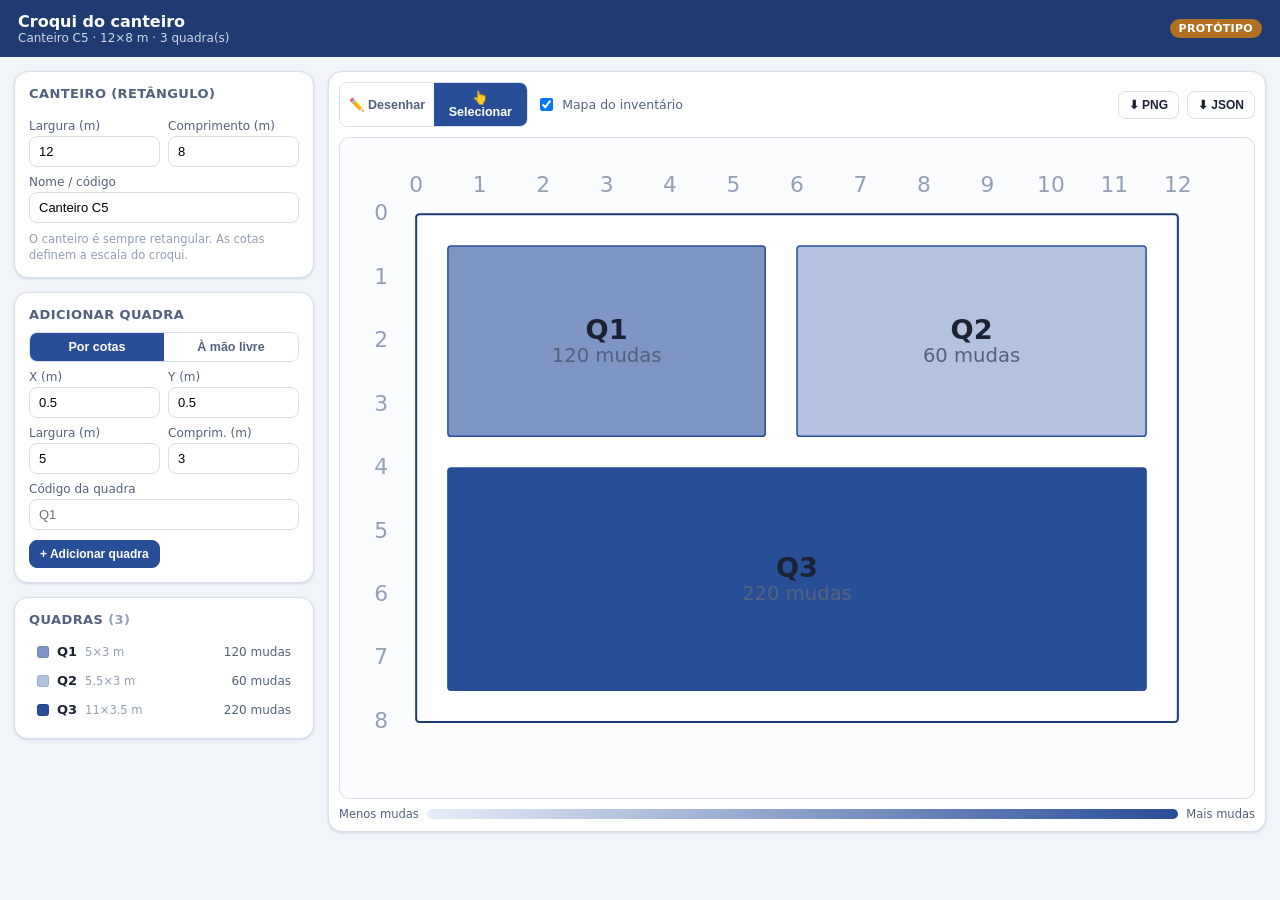
<file: croqui.html>
<!DOCTYPE html>
<html lang="pt-BR">
<head>
<meta charset="UTF-8">
<meta name="viewport" content="width=device-width, initial-scale=1.0">
<title>Croqui do Canteiro — protótipo</title>
<link rel="stylesheet" href="css/tokens.css">
<style>
  * { box-sizing: border-box; }
  body { margin: 0; font-family: system-ui, -apple-system, "Segoe UI", Roboto, sans-serif;
    background: var(--bg); color: var(--text-primary); }

  header { background: var(--accent-dark); color: #fff; padding: 12px 18px;
    display: flex; align-items: center; gap: 12px; }
  header h1 { font-size: 16px; margin: 0; font-weight: 700; }
  header .sub { font-size: 12px; opacity: .8; }
  header .proto { margin-left: auto; font-size: 11px; background: var(--warning);
    padding: 3px 9px; border-radius: 20px; font-weight: 700; letter-spacing: .3px; }

  .wrap { display: grid; grid-template-columns: 300px 1fr; gap: 14px; padding: 14px;
    align-items: start; max-width: 1400px; margin: 0 auto; }
  @media (max-width: 820px){ .wrap { grid-template-columns: 1fr; } }

  .panel { background: var(--surface); border: 1px solid var(--border);
    border-radius: var(--radius-lg); box-shadow: var(--shadow); padding: 14px; }
  .panel + .panel { margin-top: 14px; }
  .panel h2 { font-size: 13px; margin: 0 0 10px; text-transform: uppercase;
    letter-spacing: .4px; color: var(--text-secondary); }

  label { display: block; font-size: 12px; color: var(--text-secondary); margin: 8px 0 3px; }
  input[type=number], input[type=text], select {
    width: 100%; border: 1px solid var(--border); border-radius: 8px;
    padding: 7px 9px; font-size: 13px; font-variant-numeric: tabular-nums; }
  .row { display: flex; gap: 8px; }
  .row > div { flex: 1; }

  .btn { border: 1px solid var(--border); background: #fff; color: var(--text-primary);
    border-radius: 8px; padding: 8px 12px; font-size: 13px; cursor: pointer; font-weight: 600; }
  .btn:hover { background: var(--bg); }
  .btn-primary { background: var(--accent); border-color: var(--accent); color: #fff; }
  .btn-primary:hover { background: var(--accent-dark); }
  .btn.on { background: var(--accent-light); border-color: var(--accent-mid); color: var(--accent-dark); }
  .btn-row { display: flex; gap: 8px; flex-wrap: wrap; margin-top: 10px; }
  .btn-sm { padding: 6px 10px; font-size: 12px; }

  .hint { font-size: 11.5px; color: var(--text-muted); line-height: 1.4; margin-top: 8px; }
  .seg { display: flex; border: 1px solid var(--border); border-radius: 8px; overflow: hidden; }
  .seg button { flex: 1; border: 0; background: #fff; padding: 7px; font-size: 12.5px;
    cursor: pointer; font-weight: 600; color: var(--text-secondary); }
  .seg button.on { background: var(--accent); color: #fff; }

  /* palco do desenho */
  .stage-wrap { background: var(--surface); border: 1px solid var(--border);
    border-radius: var(--radius-lg); box-shadow: var(--shadow); padding: 10px; }
  .stage-tools { display: flex; gap: 8px; align-items: center; flex-wrap: wrap;
    margin-bottom: 10px; }
  .stage-tools .grow { flex: 1; }
  svg.stage { width: 100%; height: auto; display: block; background: #FBFCFE;
    border: 1px solid var(--border); border-radius: 10px; touch-action: none; cursor: crosshair; }
  svg.stage.mode-select { cursor: default; }

  .g-line { stroke: #EAEFF7; stroke-width: 1; vector-effect: non-scaling-stroke; }
  .g-line.m5 { stroke: #DCE5F2; }
  .cant-rect { fill: #fff; stroke: var(--accent-dark); stroke-width: 2; vector-effect: non-scaling-stroke; }
  .quad { stroke: var(--accent); stroke-width: 1.5; vector-effect: non-scaling-stroke; cursor: move; }
  .quad.sel { stroke: var(--warning); stroke-width: 2.5; }
  .quad-label { fill: var(--text-primary); font-weight: 700; text-anchor: middle; dominant-baseline: middle; }
  .quad-sub { fill: var(--text-secondary); text-anchor: middle; dominant-baseline: middle; }
  .ruler-txt { fill: var(--text-muted); text-anchor: middle; dominant-baseline: middle; }
  .handle { fill: #fff; stroke: var(--warning); stroke-width: 1.5; vector-effect: non-scaling-stroke; cursor: nwse-resize; }
  .ghost { fill: rgba(41,78,152,.10); stroke: var(--accent); stroke-width: 1.5;
    stroke-dasharray: 4 3; vector-effect: non-scaling-stroke; }
  .dim-txt { fill: var(--accent-dark); font-weight: 700; text-anchor: middle; }

  .list { margin-top: 6px; }
  .qitem { display: flex; align-items: center; gap: 8px; padding: 7px 8px; border-radius: 8px;
    cursor: pointer; font-size: 13px; }
  .qitem:hover { background: var(--bg); }
  .qitem.sel { background: var(--accent-light); }
  .qitem .sw { width: 12px; height: 12px; border-radius: 3px; flex-shrink: 0; border: 1px solid rgba(0,0,0,.1); }
  .qitem .nm { font-weight: 600; }
  .qitem .mt { margin-left: auto; color: var(--text-secondary); font-variant-numeric: tabular-nums; font-size: 12px; }
  .empty { color: var(--text-muted); font-size: 12.5px; padding: 8px 0; }

  .legend { display: flex; align-items: center; gap: 8px; font-size: 11.5px; color: var(--text-secondary); margin-top: 8px; }
  .legend .bar { height: 10px; flex: 1; border-radius: 5px;
    background: linear-gradient(90deg, #E7EDF9, #294E98); }

  .kv { display: flex; justify-content: space-between; font-size: 12.5px; padding: 3px 0; }
  .kv b { font-variant-numeric: tabular-nums; }
</style>
</head>
<body>

<header>
  <div>
    <h1>Croqui do canteiro</h1>
    <div class="sub" id="hd-sub">Mapa do inventário — desenho por cotas e à mão livre</div>
  </div>
  <span class="proto">PROTÓTIPO</span>
</header>

<div class="wrap">

  <!-- ===== COLUNA ESQUERDA: controles ===== -->
  <div>
    <div class="panel">
      <h2>Canteiro (retângulo)</h2>
      <div class="row">
        <div><label>Largura (m)</label><input type="number" id="c-larg" value="12" min="1" step="0.5"></div>
        <div><label>Comprimento (m)</label><input type="number" id="c-comp" value="8" min="1" step="0.5"></div>
      </div>
      <label>Nome / código</label>
      <input type="text" id="c-nome" value="Canteiro C5">
      <div class="hint">O canteiro é sempre retangular. As cotas definem a escala do croqui.</div>
    </div>

    <div class="panel">
      <h2>Adicionar quadra</h2>
      <div class="seg" id="seg-modo">
        <button data-modo="cotas" class="on">Por cotas</button>
        <button data-modo="livre">À mão livre</button>
      </div>

      <div id="form-cotas">
        <div class="row">
          <div><label>X (m)</label><input type="number" id="q-x" value="0.5" step="0.25"></div>
          <div><label>Y (m)</label><input type="number" id="q-y" value="0.5" step="0.25"></div>
        </div>
        <div class="row">
          <div><label>Largura (m)</label><input type="number" id="q-w" value="5" step="0.25"></div>
          <div><label>Comprim. (m)</label><input type="number" id="q-h" value="3" step="0.25"></div>
        </div>
        <label>Código da quadra</label>
        <input type="text" id="q-cod" placeholder="Q1">
        <div class="btn-row">
          <button class="btn btn-primary btn-sm" onclick="addPorCotas()">+ Adicionar quadra</button>
        </div>
      </div>

      <div id="form-livre" style="display:none">
        <div class="hint">Arraste com o mouse sobre o croqui para desenhar o retângulo da quadra.
          Ele "gruda" na grade de 0,25 m e mostra as cotas enquanto você arrasta.</div>
      </div>
    </div>

    <div class="panel">
      <h2>Quadras <span id="q-count" style="color:var(--text-muted)"></span></h2>
      <div class="list" id="lista-quadras"><div class="empty">Nenhuma quadra ainda.</div></div>
    </div>
  </div>

  <!-- ===== COLUNA DIREITA: palco + inspetor ===== -->
  <div>
    <div class="stage-wrap">
      <div class="stage-tools">
        <div class="seg" style="max-width:260px">
          <button id="tool-desenhar" class="on" onclick="setFerramenta('desenhar')">✏️ Desenhar</button>
          <button id="tool-selecionar" onclick="setFerramenta('selecionar')">👆 Selecionar</button>
        </div>
        <label style="display:flex;align-items:center;gap:6px;margin:0;font-size:12.5px;cursor:pointer">
          <input type="checkbox" id="chk-invent" checked onchange="render()"> Mapa do inventário
        </label>
        <div class="grow"></div>
        <button class="btn btn-sm" onclick="exportPNG()">⬇ PNG</button>
        <button class="btn btn-sm" onclick="exportJSON()">⬇ JSON</button>
      </div>

      <svg class="stage" id="stage" xmlns="http://www.w3.org/2000/svg"></svg>

      <div class="legend" id="legenda" style="display:none">
        <span>Menos mudas</span><div class="bar"></div><span>Mais mudas</span>
      </div>
    </div>

    <div class="panel" id="inspetor" style="display:none">
      <h2>Quadra selecionada</h2>
      <div class="row">
        <div><label>Código</label><input type="text" id="i-cod"></div>
        <div><label>Mudas (inventário)</label><input type="number" id="i-mudas" min="0"></div>
      </div>
      <div class="row">
        <div><label>X (m)</label><input type="number" id="i-x" step="0.25"></div>
        <div><label>Y (m)</label><input type="number" id="i-y" step="0.25"></div>
        <div><label>Largura (m)</label><input type="number" id="i-w" step="0.25"></div>
        <div><label>Comprim. (m)</label><input type="number" id="i-h" step="0.25"></div>
      </div>
      <div class="btn-row">
        <button class="btn btn-primary btn-sm" onclick="aplicarInspetor()">Aplicar</button>
        <button class="btn btn-sm" onclick="excluirSelecionada()" style="color:var(--danger)">Excluir</button>
      </div>
      <div class="hint" style="margin-top:12px">
        <div class="kv"><span>Área da quadra</span><b id="i-area">—</b></div>
        <div class="kv"><span>Densidade</span><b id="i-dens">—</b></div>
      </div>
    </div>
  </div>

</div>

<script>
/* ============================================================
   Croqui do canteiro — protótipo (dados 100% locais)
   Modelo (o mesmo que iria para o banco como JSON):
     { canteiro:{largura_m, comprimento_m, nome},
       quadras:[ {id, codigo, x, y, w, h, mudas} ] }
   Coordenadas em METROS, origem no canto superior-esquerdo.
   ============================================================ */
const SNAP = 0.25;                 // grade de encaixe (m)
const snap = v => Math.round(v / SNAP) * SNAP;

let modelo = {
  canteiro: { largura_m: 12, comprimento_m: 8, nome: 'Canteiro C5' },
  quadras: [
    { id: uid(), codigo: 'Q1', x: 0.5, y: 0.5, w: 5,   h: 3, mudas: 120 },
    { id: uid(), codigo: 'Q2', x: 6,   y: 0.5, w: 5.5, h: 3, mudas: 60  },
    { id: uid(), codigo: 'Q3', x: 0.5, y: 4,   w: 11,  h: 3.5, mudas: 220 }
  ]
};
let ferramenta = 'desenhar';       // 'desenhar' | 'selecionar'
let modoAdd = 'cotas';             // 'cotas' | 'livre'
let selId = null;

function uid(){ return 'q' + Math.random().toString(36).slice(2, 9); }
const $ = id => document.getElementById(id);
const svg = $('stage');
const NS = 'http://www.w3.org/2000/svg';
const MARGEM = 1.2;                // margem em metros para as réguas

/* ---------- geometria de tela <-> metros ---------- */
function viewBox(){
  const W = modelo.canteiro.largura_m, H = modelo.canteiro.comprimento_m;
  return { x: -MARGEM, y: -MARGEM, w: W + MARGEM*2, h: H + MARGEM*2, W, H };
}
function pontoMetros(evt){
  const p = svg.createSVGPoint();
  p.x = evt.clientX; p.y = evt.clientY;
  const m = p.matrixTransform(svg.getScreenCTM().inverse());
  return { x: m.x, y: m.y };
}
function clamp(v, lo, hi){ return Math.max(lo, Math.min(hi, v)); }

/* fonte proporcional ao canteiro para os rótulos lerem bem em qualquer escala */
function fs(){ return Math.max(0.28, Math.min(0.55, viewBox().W / 28)); }

/* ---------- cor do "mapa do inventário" (heatmap) ---------- */
function corMudas(m){
  const arr = modelo.quadras.map(q => q.mudas || 0);
  const max = Math.max(1, ...arr);
  const t = (m || 0) / max;              // 0..1
  // interpola #E7EDF9 -> #294E98
  const a = [231,237,249], b = [41,78,152];
  const c = a.map((v,i) => Math.round(v + (b[i]-v)*t));
  return `rgb(${c[0]},${c[1]},${c[2]})`;
}

/* ============================================================
   RENDER
   ============================================================ */
function el(tag, attrs, kids){
  const e = document.createElementNS(NS, tag);
  for (const k in attrs) e.setAttribute(k, attrs[k]);
  (kids||[]).forEach(c => e.appendChild(c));
  return e;
}
function txt(x, y, s, cls, size){
  const t = el('text', { x, y, class: cls, 'font-size': size || fs() });
  t.textContent = s; return t;
}

function render(){
  const vb = viewBox();
  svg.setAttribute('viewBox', `${vb.x} ${vb.y} ${vb.w} ${vb.h}`);
  svg.setAttribute('height', Math.round(560 * vb.h / vb.w));
  svg.classList.toggle('mode-select', ferramenta === 'selecionar');
  svg.style.cursor = ferramenta === 'selecionar' ? 'default' : 'crosshair';
  while (svg.firstChild) svg.removeChild(svg.firstChild);

  const invent = $('chk-invent').checked;
  $('legenda').style.display = invent ? 'flex' : 'none';

  // grade em metros
  for (let x = 0; x <= vb.W + .001; x++)
    svg.appendChild(el('line', { class:'g-line'+(x%5===0?' m5':''), x1:x, y1:0, x2:x, y2:vb.H }));
  for (let y = 0; y <= vb.H + .001; y++)
    svg.appendChild(el('line', { class:'g-line'+(y%5===0?' m5':''), x1:0, y1:y, x2:vb.W, y2:y }));

  // réguas (números de metro)
  const rs = fs()*0.8;
  for (let x = 0; x <= vb.W + .001; x += (vb.W>20?5:1))
    svg.appendChild(txt(x, -0.45, x+'', 'ruler-txt', rs));
  for (let y = 0; y <= vb.H + .001; y += (vb.H>20?5:1))
    svg.appendChild(txt(-0.55, y, y+'', 'ruler-txt', rs));

  // retângulo do canteiro
  svg.appendChild(el('rect', { class:'cant-rect', x:0, y:0, width:vb.W, height:vb.H, rx:0.05 }));

  // quadras
  modelo.quadras.forEach(q => {
    const fill = invent ? corMudas(q.mudas) : 'rgba(41,78,152,.06)';
    const r = el('rect', { class:'quad'+(q.id===selId?' sel':''), x:q.x, y:q.y,
      width:q.w, height:q.h, rx:0.05, fill, 'data-id':q.id });
    svg.appendChild(r);
    const cx = q.x + q.w/2, cy = q.y + q.h/2;
    const escuro = invent && (q.mudas||0) > Math.max(1,...modelo.quadras.map(z=>z.mudas||0))*0.55;
    const lbl = txt(cx, cy - fs()*0.35, q.codigo || '—', 'quad-label', fs());
    if (escuro) lbl.setAttribute('fill', '#fff');
    svg.appendChild(lbl);
    if (invent){
      const sub = txt(cx, cy + fs()*0.55, (q.mudas||0)+' mudas', 'quad-sub', fs()*0.72);
      if (escuro) sub.setAttribute('fill', 'rgba(255,255,255,.85)');
      svg.appendChild(sub);
    }
  });

  // alça de redimensionamento na selecionada
  const sel = modelo.quadras.find(q => q.id === selId);
  if (sel && ferramenta === 'selecionar'){
    const hs = Math.max(0.18, fs()*0.5);
    svg.appendChild(el('rect', { class:'handle', x:sel.x+sel.w-hs/2, y:sel.y+sel.h-hs/2,
      width:hs, height:hs, 'data-handle':'br' }));
  }

  desenharQuadrasLista();
  atualizarInspetor();
  $('hd-sub').textContent = `${modelo.canteiro.nome} · ${vb.W}×${vb.H} m · ${modelo.quadras.length} quadra(s)`;
}

function desenharQuadrasLista(){
  const box = $('lista-quadras');
  $('q-count').textContent = modelo.quadras.length ? '('+modelo.quadras.length+')' : '';
  if (!modelo.quadras.length){ box.innerHTML = '<div class="empty">Nenhuma quadra ainda.</div>'; return; }
  box.innerHTML = '';
  modelo.quadras.forEach(q => {
    const d = document.createElement('div');
    d.className = 'qitem'+(q.id===selId?' sel':'');
    d.onclick = () => { selecionar(q.id); setFerramenta('selecionar'); };
    d.innerHTML = `<span class="sw" style="background:${corMudas(q.mudas)}"></span>
      <span class="nm">${q.codigo||'—'}</span>
      <span style="color:var(--text-muted);font-size:11.5px">${q.w}×${q.h} m</span>
      <span class="mt">${q.mudas||0} mudas</span>`;
    box.appendChild(d);
  });
}

/* ============================================================
   INTERAÇÃO — desenhar à mão livre / mover / redimensionar
   ============================================================ */
let drag = null;   // { tipo:'novo'|'mover'|'resize', ... }

svg.addEventListener('pointerdown', e => {
  const m = pontoMetros(e);
  const alvo = e.target;

  if (ferramenta === 'selecionar'){
    if (alvo.dataset.handle === 'br'){
      const q = modelo.quadras.find(x => x.id === selId);
      drag = { tipo:'resize', id:q.id }; svg.setPointerCapture(e.pointerId); return;
    }
    if (alvo.dataset.id){
      const q = modelo.quadras.find(x => x.id === alvo.dataset.id);
      selecionar(q.id);
      drag = { tipo:'mover', id:q.id, dx:m.x - q.x, dy:m.y - q.y };
      svg.setPointerCapture(e.pointerId); return;
    }
    selecionar(null); return;
  }

  // ferramenta desenhar -> novo retângulo à mão livre
  const x0 = clamp(snap(m.x), 0, modelo.canteiro.largura_m);
  const y0 = clamp(snap(m.y), 0, modelo.canteiro.comprimento_m);
  drag = { tipo:'novo', x0, y0, x1:x0, y1:y0 };
  svg.setPointerCapture(e.pointerId);
});

svg.addEventListener('pointermove', e => {
  if (!drag) return;
  const m = pontoMetros(e);
  const W = modelo.canteiro.largura_m, H = modelo.canteiro.comprimento_m;

  if (drag.tipo === 'novo'){
    drag.x1 = clamp(snap(m.x), 0, W);
    drag.y1 = clamp(snap(m.y), 0, H);
    render(); desenharGhost(drag);
  } else if (drag.tipo === 'mover'){
    const q = modelo.quadras.find(x => x.id === drag.id);
    q.x = clamp(snap(m.x - drag.dx), 0, W - q.w);
    q.y = clamp(snap(m.y - drag.dy), 0, H - q.h);
    render();
  } else if (drag.tipo === 'resize'){
    const q = modelo.quadras.find(x => x.id === drag.id);
    q.w = clamp(snap(m.x - q.x), SNAP, W - q.x);
    q.h = clamp(snap(m.y - q.y), SNAP, H - q.y);
    render();
  }
});

svg.addEventListener('pointerup', e => {
  if (drag && drag.tipo === 'novo'){
    const x = Math.min(drag.x0, drag.x1), y = Math.min(drag.y0, drag.y1);
    const w = Math.abs(drag.x1 - drag.x0), h = Math.abs(drag.y1 - drag.y0);
    if (w >= SNAP && h >= SNAP){
      const q = { id: uid(), codigo: proximoCodigo(), x, y, w, h, mudas: 0 };
      modelo.quadras.push(q); selecionar(q.id); setFerramenta('selecionar');
    }
  }
  drag = null;
  render();
});

function desenharGhost(d){
  const x = Math.min(d.x0, d.x1), y = Math.min(d.y0, d.y1);
  const w = Math.abs(d.x1 - d.x0), h = Math.abs(d.y1 - d.y0);
  svg.appendChild(el('rect', { class:'ghost', x, y, width:w, height:h }));
  if (w >= SNAP || h >= SNAP){
    const t = txt(x + w/2, y - fs()*0.3, `${round(w)} × ${round(h)} m`, 'dim-txt', fs()*0.8);
    svg.appendChild(t);
  }
}

/* ============================================================
   AÇÕES
   ============================================================ */
function round(v){ return Math.round(v*100)/100; }
function proximoCodigo(){
  let n = 1; const cods = new Set(modelo.quadras.map(q => q.codigo));
  while (cods.has('Q'+n)) n++; return 'Q'+n;
}
function selecionar(id){ selId = id; render(); }

function addPorCotas(){
  const q = {
    id: uid(),
    codigo: ($('q-cod').value || '').trim() || proximoCodigo(),
    x: clamp(snap(+$('q-x').value||0), 0, modelo.canteiro.largura_m),
    y: clamp(snap(+$('q-y').value||0), 0, modelo.canteiro.comprimento_m),
    w: Math.max(SNAP, snap(+$('q-w').value||1)),
    h: Math.max(SNAP, snap(+$('q-h').value||1)),
    mudas: 0
  };
  q.w = Math.min(q.w, modelo.canteiro.largura_m - q.x);
  q.h = Math.min(q.h, modelo.canteiro.comprimento_m - q.y);
  modelo.quadras.push(q);
  $('q-cod').value = '';
  selecionar(q.id); setFerramenta('selecionar');
}

function excluirSelecionada(){
  modelo.quadras = modelo.quadras.filter(q => q.id !== selId);
  selId = null; render();
}

function aplicarInspetor(){
  const q = modelo.quadras.find(x => x.id === selId); if (!q) return;
  q.codigo = ($('i-cod').value||'').trim() || q.codigo;
  q.mudas = Math.max(0, +$('i-mudas').value || 0);
  q.x = clamp(snap(+$('i-x').value||0), 0, modelo.canteiro.largura_m);
  q.y = clamp(snap(+$('i-y').value||0), 0, modelo.canteiro.comprimento_m);
  q.w = clamp(snap(+$('i-w').value||1), SNAP, modelo.canteiro.largura_m - q.x);
  q.h = clamp(snap(+$('i-h').value||1), SNAP, modelo.canteiro.comprimento_m - q.y);
  render();
}

function atualizarInspetor(){
  const q = modelo.quadras.find(x => x.id === selId);
  $('inspetor').style.display = q ? 'block' : 'none';
  if (!q) return;
  $('i-cod').value = q.codigo || ''; $('i-mudas').value = q.mudas || 0;
  $('i-x').value = q.x; $('i-y').value = q.y; $('i-w').value = q.w; $('i-h').value = q.h;
  const area = round(q.w * q.h);
  $('i-area').textContent = area + ' m²';
  $('i-dens').textContent = area ? round((q.mudas||0)/area) + ' mudas/m²' : '—';
}

/* ---------- ferramentas / modo ---------- */
function setFerramenta(f){
  ferramenta = f;
  $('tool-desenhar').classList.toggle('on', f==='desenhar');
  $('tool-selecionar').classList.toggle('on', f==='selecionar');
  render();
}
document.querySelectorAll('#seg-modo button').forEach(b => {
  b.onclick = () => {
    modoAdd = b.dataset.modo;
    document.querySelectorAll('#seg-modo button').forEach(x => x.classList.toggle('on', x===b));
    $('form-cotas').style.display = modoAdd==='cotas' ? 'block' : 'none';
    $('form-livre').style.display = modoAdd==='livre' ? 'block' : 'none';
    setFerramenta(modoAdd==='livre' ? 'desenhar' : 'selecionar');
  };
});

/* ---------- canteiro (cotas + nome) ---------- */
['c-larg','c-comp'].forEach(id => $(id).addEventListener('input', () => {
  modelo.canteiro.largura_m = Math.max(1, +$('c-larg').value||1);
  modelo.canteiro.comprimento_m = Math.max(1, +$('c-comp').value||1);
  // mantém quadras dentro dos novos limites
  modelo.quadras.forEach(q => {
    q.x = clamp(q.x, 0, modelo.canteiro.largura_m - SNAP);
    q.y = clamp(q.y, 0, modelo.canteiro.comprimento_m - SNAP);
    q.w = Math.min(q.w, modelo.canteiro.largura_m - q.x);
    q.h = Math.min(q.h, modelo.canteiro.comprimento_m - q.y);
  });
  render();
}));
$('c-nome').addEventListener('input', () => { modelo.canteiro.nome = $('c-nome').value; render(); });

document.addEventListener('keydown', e => {
  if ((e.key==='Delete'||e.key==='Backspace') && selId &&
      !/INPUT|TEXTAREA/.test(document.activeElement.tagName)){
    excluirSelecionada();
  }
});

/* ---------- exportar ---------- */
function exportJSON(){
  const blob = new Blob([JSON.stringify(modelo, null, 2)], {type:'application/json'});
  baixar(blob, (modelo.canteiro.nome||'croqui').replace(/\s+/g,'_')+'.json');
}
function exportPNG(){
  const clone = svg.cloneNode(true);
  clone.setAttribute('xmlns', NS);
  const vb = viewBox();
  const scale = 80; // px por metro no PNG
  clone.setAttribute('width', Math.round(vb.w*scale));
  clone.setAttribute('height', Math.round(vb.h*scale));
  const data = new XMLSerializer().serializeToString(clone);
  const img = new Image();
  img.onload = () => {
    const cv = document.createElement('canvas');
    cv.width = Math.round(vb.w*scale); cv.height = Math.round(vb.h*scale);
    const ctx = cv.getContext('2d');
    ctx.fillStyle = '#fff'; ctx.fillRect(0,0,cv.width,cv.height);
    ctx.drawImage(img, 0, 0);
    cv.toBlob(b => baixar(b, (modelo.canteiro.nome||'croqui').replace(/\s+/g,'_')+'.png'));
  };
  img.src = 'data:image/svg+xml;base64,' + btoa(unescape(encodeURIComponent(data)));
}
function baixar(blob, nome){
  const a = document.createElement('a');
  a.href = URL.createObjectURL(blob); a.download = nome; a.click();
  setTimeout(() => URL.revokeObjectURL(a.href), 1000);
}

/* start */
setFerramenta('selecionar');
render();
</script>
</body>
</html>
</file>
<file: css/tokens.css>
/* ================================================================
   SMMACL Campo — tokens de design (compartilhados por todas as páginas)
   Esquema de cores baseado no tema oficial do site da Prefeitura de
   Campo Largo (www.campolargo.pr.gov.br):
     base do tema  #1f3b72 · escala #7e9edb → #5680d0 → #3463c0
     → #294e98 → #1e3a70 → #132548 · verde do portal #007b34
   ================================================================ */
:root {
  /* superfícies */
  --bg: #F1F4F9;
  --surface: #ffffff;
  --border: #D9E0EC;

  /* texto */
  --text-primary: #1A2233;
  --text-secondary: #53627C;
  --text-muted: #94A0B6;

  /* azul institucional (tema da prefeitura) */
  --accent: #294E98;        /* ação principal (tema-4) */
  --accent-light: #E7EDF9;  /* tinta clara do azul */
  --accent-mid: #5680D0;    /* tema-2 */
  --accent-dark: #1F3B72;   /* base do tema — cabeçalhos */

  /* estados */
  --danger: #C0392F;
  --danger-light: #F9E7E5;
  --success: #007B34;       /* verde do portal */
  --warning: #B07222;
  --warning-light: #F7EDDD;

  /* série do painel/mapa (validada p/ daltonismo sobre branco) */
  --feito: #1E8659;
  --plan: #B07222;
  --jard: #2C5D9E;
  --trilha: #E7ECF4;        /* trilha das barras de progresso */

  /* forma */
  --radius: 10px;
  --radius-lg: 14px;
  --shadow: 0 1px 3px rgba(31,59,114,0.10), 0 1px 2px rgba(31,59,114,0.05);
}
</file>
